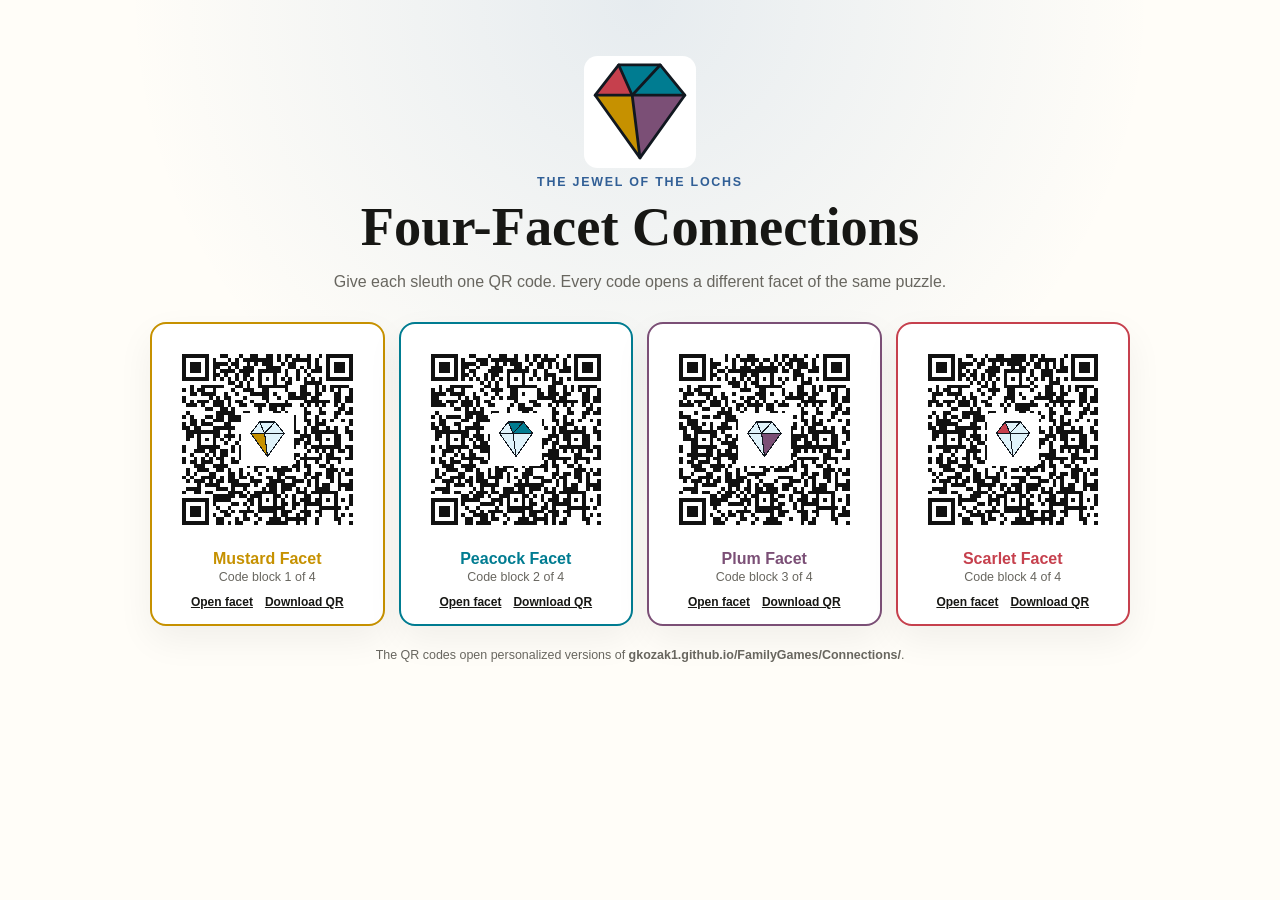
<file: Connections/index.html>
<!doctype html>
<html lang="en">
  <head>
    <meta charset="UTF-8" />
    <meta name="viewport" content="width=device-width, initial-scale=1.0" />
    <meta name="description" content="The four-facet Connections challenge for The Jewel of the Lochs." />
    <meta name="theme-color" content="#fffdf8" />
    <title>The Jewel of the Lochs</title>
    <link rel="icon" href="diamond-logo.png" />
    <link rel="stylesheet" href="styles.css?v=sync1" />
    <script src="game-config.js?v=sync1"></script>
    <script src="firebase-config.js?v=sync1"></script>
    <script src="game.js?v=sync1" defer></script>
  </head>
  <body>
    <div id="app">
      <main class="loading-shell">Preparing the Archive…</main>
    </div>
  </body>
</html>
</file>
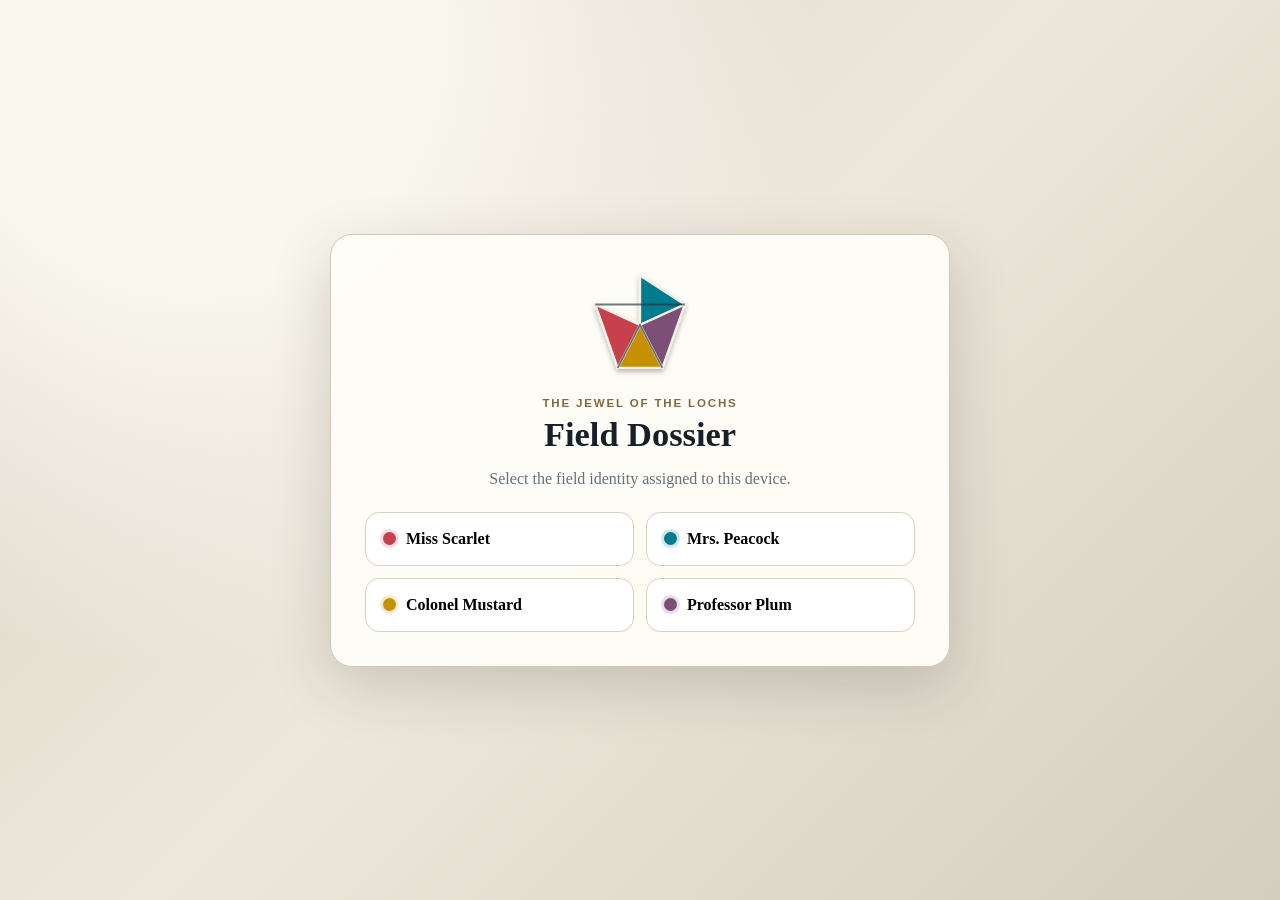
<file: FieldDossier/index.html>
<!doctype html>
<html lang="en">
<head>
  <meta charset="utf-8" />
  <meta name="viewport" content="width=device-width, initial-scale=1, viewport-fit=cover" />
  <meta name="theme-color" content="#172028" />
  <meta name="description" content="The Jewel of the Lochs Field Dossier" />
  <title>The Jewel of the Lochs · Field Dossier</title>
  <link rel="icon" href="diamond-logo.svg" />
  <link rel="stylesheet" href="styles.css?v=single1" />
  <script src="config.js?v=single1"></script>
  <script src="core.js?v=single1"></script>
  <script src="coordination-core.js?v=single1"></script>
  <script src="firebase-config.js?v=single1"></script>
</head>
<body>
  <div id="app"><main class="loading-shell">Preparing Field Dossier…</main></div>
  <script type="module" src="app.js?v=single1"></script>
</body>
</html>
</file>
<file: Connections/styles.css>
:root {
  --ink: #171714;
  --paper: #fffdf8;
  --tile: #efefe6;
  --tile-hover: #e6e5db;
  --line: #d9d8cf;
  --muted: #68665f;
  --facet-color: #326daf;
}

* { box-sizing: border-box; }
html { min-height: 100%; background: var(--paper); }
body {
  min-width: 320px;
  min-height: 100vh;
  margin: 0;
  background:
    radial-gradient(circle at 50% 0%, color-mix(in srgb, var(--facet-color) 13%, transparent), transparent 30rem),
    var(--paper);
  color: var(--ink);
  font-family: Arial, Helvetica, sans-serif;
}
button, summary, input, textarea { font: inherit; }
button, summary { -webkit-tap-highlight-color: transparent; }
button { color: inherit; }

.loading-shell, .config-error {
  min-height: 100vh;
  display: grid;
  place-items: center;
  padding: 24px;
  text-align: center;
}

.game-shell { min-height: 100vh; display: flex; flex-direction: column; }
.site-header {
  min-height: 68px;
  display: flex;
  align-items: center;
  justify-content: space-between;
  gap: 24px;
  padding: 8px clamp(16px, 4vw, 48px);
  border-bottom: 1px solid var(--line);
  background: rgba(255, 253, 248, 0.94);
  backdrop-filter: blur(10px);
  position: relative;
  z-index: 10;
}
.brand-lockup { display: flex; align-items: center; gap: 10px; min-width: 0; }
.facet-diamond { width: 54px; height: 54px; flex: 0 0 auto; object-fit: contain; }
.header-copy { display: flex; align-items: center; gap: 11px; white-space: nowrap; }
.eyebrow { font-size: clamp(.69rem, 1.4vw, .84rem); font-weight: 850; letter-spacing: .1em; text-transform: uppercase; }
.header-divider { width: 1px; height: 20px; background: #b7b5ad; }
.header-instructions { font-size: clamp(.74rem, 1.5vw, .92rem); font-weight: 700; }
.how-to { position: relative; }
.how-to summary {
  list-style: none;
  cursor: pointer;
  border: 1px solid var(--ink);
  border-radius: 999px;
  padding: 8px 14px;
  font-size: .82rem;
  font-weight: 800;
}
.how-to summary::-webkit-details-marker { display: none; }
.how-to-card {
  position: absolute;
  top: calc(100% + 12px);
  right: 0;
  width: min(360px, calc(100vw - 28px));
  padding: 18px;
  border: 1px solid var(--line);
  border-radius: 14px;
  background: #fff;
  box-shadow: 0 16px 48px rgba(0,0,0,.16);
  font-size: .9rem;
  line-height: 1.5;
}
.how-to-card p { margin: 8px 0 0; }

.game {
  width: min(calc(100% - 28px), 720px);
  margin: 0 auto;
  padding: clamp(22px, 4vw, 40px) 0 38px;
  text-align: center;
  flex: 1;
}
.stage-heading { margin: 0 auto 22px; }
.stage-heading h1, .stage-card h1 { margin: 5px 0 8px; font-family: Georgia, "Times New Roman", serif; font-size: clamp(1.7rem, 5vw, 2.45rem); line-height: 1.05; }
.stage-heading > p:last-child, .stage-card > p { margin: 0 auto; color: var(--muted); line-height: 1.45; }
.stage-label { margin: 0 !important; color: var(--facet-color) !important; font-size: .78rem; font-weight: 900; letter-spacing: .11em; text-transform: uppercase; }

.tile-grid { display: grid; grid-template-columns: repeat(4, minmax(0, 1fr)); gap: 8px; }
.tile {
  min-width: 0;
  min-height: 94px;
  position: relative;
  display: grid;
  place-items: center;
  padding: 9px 7px;
  border: 3px solid transparent;
  border-radius: 8px;
  background: var(--tile);
  cursor: pointer;
  font-size: clamp(.72rem, 2.05vw, .96rem);
  font-weight: 850;
  line-height: 1.08;
  text-transform: uppercase;
  overflow-wrap: anywhere;
  transition: border-color 120ms ease, background-color 120ms ease, transform 120ms ease, box-shadow 120ms ease;
}
.tile:hover { background: var(--tile-hover); }
.tile:active { transform: scale(.975); }
.tile.selected { border-color: var(--facet-color); box-shadow: inset 0 0 0 1px color-mix(in srgb, var(--facet-color) 40%, transparent); }
.tile.anchor { background: color-mix(in srgb, var(--facet-color) 11%, var(--tile)); cursor: default; }
.anchor-mark { position: absolute; top: 5px; right: 7px; color: var(--facet-color); font-size: .74rem; }
.tile:focus-visible, .pill-button:focus-visible, .order-choice:focus-visible, .order-slot:focus-visible, input:focus-visible, textarea:focus-visible, .how-to summary:focus-visible, a:focus-visible {
  outline: 3px solid var(--facet-color);
  outline-offset: 3px;
}

.message { min-height: 30px; display: flex; align-items: center; justify-content: center; margin-top: 12px; font-size: .92rem; font-weight: 850; }
.button-row { display: flex; flex-wrap: wrap; justify-content: center; gap: 9px; margin-top: 10px; }
.pill-button {
  min-height: 46px;
  padding: 0 20px;
  border: 1.5px solid var(--ink);
  border-radius: 999px;
  background: transparent;
  cursor: pointer;
  font-size: .9rem;
  font-weight: 850;
}
.pill-button:hover:not(:disabled) { background: #f0eee7; }
.pill-button:disabled { border-color: #aaa8a1; color: #aaa8a1; cursor: default; }
.submit-button:not(:disabled) { border-color: var(--facet-color); background: var(--facet-color); color: #fff; }
.submit-button:hover:not(:disabled) { filter: brightness(.91); }

.stage-card {
  max-width: 680px;
  margin: 0 auto;
  padding: clamp(20px, 4vw, 34px);
  border: 1px solid var(--line);
  border-radius: 20px;
  background: rgba(255,255,255,.91);
  box-shadow: 0 18px 55px rgba(36,35,29,.08);
}
.stage-diamond { width: 82px; height: 82px; margin: -6px auto 6px; object-fit: contain; }
.recovered-row { display: grid; grid-template-columns: repeat(2, minmax(0, 1fr)); gap: 8px; margin: 22px 0; }
.recovered-row span { padding: 12px 8px; border: 2px solid var(--facet-color); border-radius: 8px; background: color-mix(in srgb, var(--facet-color) 8%, #fff); font-size: .86rem; font-weight: 850; text-transform: uppercase; }
.answer-field { display: grid; gap: 8px; text-align: left; font-size: .9rem; font-weight: 850; }
.answer-field textarea { width: 100%; resize: vertical; min-height: 88px; padding: 12px 14px; border: 1.5px solid #aaa89f; border-radius: 10px; background: #fff; line-height: 1.4; }
.assistant-note { margin: 10px 0; padding: 13px 15px; border-left: 4px solid var(--facet-color); background: color-mix(in srgb, var(--facet-color) 8%, #fff); text-align: left; font-size: .9rem; line-height: 1.45; }

.order-instruction { max-width: 540px; font-size: 1rem; font-weight: 750; color: var(--ink) !important; }
.order-slots { display: grid; gap: 6px; margin: 22px 0 13px; }
.order-slot {
  min-height: 47px;
  display: grid;
  grid-template-columns: 34px 1fr;
  align-items: center;
  gap: 9px;
  padding: 6px 12px;
  border: 1px dashed #aaa89f;
  border-radius: 9px;
  background: #faf9f4;
  text-align: left;
}
.order-slot b, .order-choice b { display: grid; place-items: center; width: 27px; height: 27px; border-radius: 50%; background: var(--facet-color); color: #fff; font-size: .78rem; }
.order-slot.filled { border-style: solid; border-color: var(--facet-color); cursor: pointer; }
.order-slot:disabled { color: #77746d; }
.tap-direction { margin: 0 0 9px !important; font-size: .84rem; }
.order-choices { display: grid; grid-template-columns: repeat(2, minmax(0, 1fr)); gap: 8px; }
.order-choice { min-height: 62px; position: relative; display: grid; place-items: center; padding: 9px; border: 2px solid transparent; border-radius: 8px; background: var(--tile); cursor: pointer; font-size: .82rem; font-weight: 850; text-transform: uppercase; }
.order-choice b { position: absolute; top: 5px; right: 5px; }
.order-choice.chosen { border-color: var(--facet-color); background: color-mix(in srgb, var(--facet-color) 9%, var(--tile)); }

.fragment-reveal { margin: 20px auto 12px; color: var(--facet-color); font-family: "Courier New", monospace; font-size: clamp(2.4rem, 12vw, 4.4rem); font-weight: 900; letter-spacing: .16em; line-height: 1; }
.assembly-grid { display: grid; grid-template-columns: repeat(4, minmax(0, 1fr)); gap: 8px; margin: 26px 0 10px; }
.code-block { min-width: 0; display: grid; gap: 6px; position: relative; padding: 10px 7px 22px; border: 2px solid var(--block-color); border-radius: 10px; background: color-mix(in srgb, var(--block-color) 7%, #fff); }
.code-block > span { color: var(--block-color); font-size: .7rem; font-weight: 900; letter-spacing: .07em; text-transform: uppercase; }
.code-block input { width: 100%; min-width: 0; padding: 8px 2px; border: 1px solid #aaa89f; border-radius: 6px; background: #fff; text-align: center; font-family: "Courier New", monospace; font-size: clamp(1rem, 4.2vw, 1.5rem); font-weight: 900; letter-spacing: .08em; text-transform: uppercase; }
.code-block input[readonly] { border-color: var(--block-color); background: color-mix(in srgb, var(--block-color) 10%, #fff); color: var(--ink); }
.code-block small { position: absolute; bottom: 5px; left: 0; right: 0; color: var(--block-color); font-size: .62rem; font-weight: 850; text-transform: uppercase; }
.assembly-grid.complete { opacity: .72; }
.continuous-code { margin: 18px auto 8px; padding: 14px 12px; border: 2px solid var(--ink); border-radius: 10px; background: #fff; font-family: "Courier New", monospace; font-size: clamp(1.15rem, 5vw, 2.05rem); font-weight: 900; letter-spacing: .08em; overflow-wrap: anywhere; }
.final-instruction { margin-top: 18px; padding: 15px; border-radius: 12px; background: var(--ink); color: #fff; font-weight: 800; line-height: 1.4; }

footer { min-height: 54px; display: flex; align-items: center; justify-content: center; gap: 8px; padding: 12px 18px; border-top: 1px solid var(--line); color: var(--muted); font-size: .75rem; }
footer button { padding: 0; border: 0; border-bottom: 1px solid currentColor; background: transparent; color: inherit; cursor: pointer; font-size: inherit; }

.launcher-shell { min-height: 100vh; padding: clamp(22px, 5vw, 56px) 18px; background: radial-gradient(circle at 50% 0%, rgba(50,109,175,.12), transparent 32rem), var(--paper); }
.launcher-card { width: min(100%, 980px); margin: 0 auto; text-align: center; }
.launcher-diamond { width: 112px; height: 112px; object-fit: contain; }
.kicker { margin: 3px 0 7px; color: #315f96; font-size: .78rem; font-weight: 900; letter-spacing: .14em; text-transform: uppercase; }
.launcher-card > h1 { margin: 0; font-family: Georgia, "Times New Roman", serif; font-size: clamp(2rem, 6vw, 3.4rem); }
.launcher-copy { max-width: 620px; margin: 12px auto 28px; color: var(--muted); line-height: 1.5; }
.qr-grid { display: grid; grid-template-columns: repeat(4, minmax(0, 1fr)); gap: 14px; }
.qr-card { padding: 15px; border: 2px solid var(--facet-color); border-radius: 16px; background: #fff; box-shadow: 0 14px 36px rgba(0,0,0,.06); }
.qr-card > img { display: block; width: 100%; aspect-ratio: 1; object-fit: contain; }
.qr-card h2 { margin: 10px 0 2px; color: var(--facet-color); font-size: 1rem; }
.qr-card p { margin: 0; color: var(--muted); font-size: .78rem; }
.qr-actions { display: flex; justify-content: center; flex-wrap: wrap; gap: 6px 12px; margin-top: 11px; }
.qr-actions a { color: var(--ink); font-size: .75rem; font-weight: 800; }
.print-note { margin: 22px auto 0; color: var(--muted); font-size: .78rem; overflow-wrap: anywhere; }
.shake { animation: shake 420ms ease; }

@keyframes shake {
  0%, 100% { transform: translateX(0); }
  20% { transform: translateX(-7px); }
  40% { transform: translateX(7px); }
  60% { transform: translateX(-5px); }
  80% { transform: translateX(5px); }
}

@media (max-width: 700px) {
  .qr-grid { grid-template-columns: repeat(2, minmax(0, 1fr)); }
}

@media (max-width: 560px) {
  .site-header { min-height: 58px; padding: 6px 12px; flex-wrap: wrap; gap: 5px 10px; }
  .facet-diamond { width: 46px; height: 46px; }
  .eyebrow { font-size: .62rem; letter-spacing: .07em; }
  .header-copy { gap: 7px; }
  .header-divider { height: 16px; }
  .header-instructions { font-size: .67rem; }
  .how-to summary { padding: 6px 10px; font-size: .7rem; }
  .game { width: min(calc(100% - 14px), 720px); padding-top: 24px; }
  .stage-heading { margin-bottom: 16px; }
  .tile-grid { gap: 5px; }
  .tile { min-height: 76px; padding: 6px 3px; border-width: 2px; border-radius: 6px; font-size: clamp(.57rem, 2.9vw, .77rem); }
  .anchor-mark { top: 3px; right: 4px; font-size: .59rem; }
  .pill-button { min-height: 43px; padding: 0 15px; font-size: .8rem; }
  .stage-card { padding: 20px 12px; border-radius: 15px; }
  .stage-diamond { width: 68px; height: 68px; }
  .recovered-row { gap: 5px; }
  .recovered-row span { padding: 10px 4px; font-size: .7rem; }
  .order-slots { gap: 5px; }
  .order-choices { gap: 5px; }
  .order-choice { min-height: 57px; padding: 6px 3px; font-size: .69rem; }
  .assembly-grid { gap: 4px; }
  .code-block { padding-inline: 3px; }
  .code-block > span { font-size: .56rem; }
  .code-block input { font-size: .92rem; letter-spacing: 0; }
  .qr-grid { gap: 9px; }
  .qr-card { padding: 9px; }
}

@media print {
  .launcher-shell { padding: 10mm; background: #fff; }
  .launcher-diamond, .launcher-copy, .print-note { display: none; }
  .qr-grid { grid-template-columns: repeat(2, 1fr); gap: 8mm; }
  .qr-card { break-inside: avoid; box-shadow: none; }
  .qr-actions { display: none; }
}

@media (prefers-reduced-motion: reduce) {
  *, *::before, *::after { scroll-behavior: auto !important; animation-duration: .01ms !important; animation-iteration-count: 1 !important; transition-duration: .01ms !important; }
}
/* Automatic four-phone fragment assembly. */
.sync-status { max-width: 48rem; margin: 1rem auto; padding: .6rem 1rem; text-align: center; font-size: .9rem; }
.sync-status.online { color: #315b44; }
.sync-status.pending { color: #7b4b19; }
.code-value { border: 2px solid var(--block-color); border-radius: .5rem; padding: .8rem .2rem; font-size: clamp(1.3rem, 5vw, 2rem); font-weight: 800; letter-spacing: .08em; background: white; color: #20242c; }
.code-block.recovered .code-value { background: color-mix(in srgb, var(--block-color) 12%, white); }
.code-block.waiting .code-value { border-style: dashed; color: #777; }
.code-block small { position: static; display: block; min-height: 2.4em; margin-top: .5rem; font-size: .875rem; line-height: 1.2; text-transform: none; }
.code-block { padding: 10px 7px; text-align: center; }
.code-block > span { font-size: .875rem; letter-spacing: 0; }
.assembly-grid.complete { opacity: 1; }
@media (max-width: 480px) { .assembly-grid { grid-template-columns: repeat(2, minmax(0, 1fr)); gap: 8px; } }
.recovery-count { font-weight: 700; }
.transmission-complete { border: 2px solid #387654; background: #f6fcf8; }
.transmission-complete .stage-diamond { filter: drop-shadow(0 0 9px #b3cbbd); }
.just-completed .assembly-grid { animation: recovered-glow 1.3s ease-out; }
.continuous-code { overflow-wrap: anywhere; font-size: clamp(1.15rem, 5vw, 2rem); }
@keyframes recovered-glow { 0%, 50% { filter: drop-shadow(0 0 12px #97c5ac); } 100% { filter: none; } }
@media (prefers-reduced-motion: reduce) { .just-completed .assembly-grid { animation: none; } }
.facilitator-panel label { display: block; margin: 1rem 0; }
.facilitator-panel input { width: min(100%, 25rem); padding: .7rem; font-size: 1rem; }
.facilitator-panel ul { text-align: left; overflow-wrap: anywhere; }
</file>
<file: FieldDossier/styles.css>
:root{
  --ink:#172028;--muted:#69757e;--paper:#f6f1e6;--paper2:#fffdf7;--line:#d8d0c1;--brass:#a47b28;--brass2:#d0ad55;--dark:#10171c;
  font-family: Georgia, 'Times New Roman', serif;color:var(--ink);background:#e8e2d6;
}
*{box-sizing:border-box}body{margin:0;min-height:100vh;background:radial-gradient(circle at 15% 5%,#f9f6ee 0 18%,transparent 45%),linear-gradient(135deg,#d8d1c3,#eee8dc 48%,#d4cec0);color:var(--ink)}button,input,textarea,select{font:inherit}button{cursor:pointer}.hidden{display:none!important}.muted{color:var(--muted)}
.loading-shell,.chooser-shell{min-height:100vh;display:grid;place-items:center;padding:24px}.loading-shell{text-align:center}.loading-shell h1{margin:.5rem 0 0}.loading-shell p{color:var(--muted)}.diamond-logo{display:block;object-fit:contain}
.chooser-card{width:min(620px,100%);background:rgba(255,253,247,.96);border:1px solid #cfc7b7;border-radius:22px;padding:34px;box-shadow:0 20px 60px rgba(40,37,31,.18);text-align:center}.chooser-card>.diamond-logo{margin:0 auto 16px}.eyebrow{font-family:Arial,sans-serif;font-size:.72rem;font-weight:800;letter-spacing:.16em;text-transform:uppercase;color:#7f6940;margin:0 0 6px}.chooser-card h1{font-size:2.15rem;margin:.2rem 0 .55rem}.chooser-card>p:not(.eyebrow){color:#657078}.chooser-card small{display:block;margin-top:18px;color:#8a847a}.persona-grid{display:grid;grid-template-columns:1fr 1fr;gap:12px;margin-top:24px}.persona-select{background:#fff;border:1px solid #d8d0c1;border-radius:14px;padding:17px;text-align:left;display:flex;align-items:center;gap:10px}.persona-select:hover{transform:translateY(-1px);box-shadow:0 8px 20px rgba(0,0,0,.07)}.persona-select i,.persona-chip i{width:13px;height:13px;border-radius:50%;background:var(--persona);box-shadow:0 0 0 3px color-mix(in srgb,var(--persona) 18%,transparent)}
.app-header{height:72px;background:rgba(18,27,33,.97);color:#f7f1e5;display:flex;align-items:center;justify-content:space-between;padding:8px max(14px,env(safe-area-inset-left));position:sticky;top:0;z-index:20;box-shadow:0 2px 12px rgba(0,0,0,.25)}.brand{border:0;background:none;color:inherit;display:flex;align-items:center;gap:9px;padding:0;text-align:left}.brand span{display:flex;flex-direction:column}.brand strong{font-size:1rem}.brand small{font:700 .68rem Arial,sans-serif;letter-spacing:.08em;text-transform:uppercase;color:#b9c2c7}.header-right{display:flex;gap:8px;align-items:center}.persona-chip,.connection-badge{font:700 .73rem Arial,sans-serif;border-radius:999px;display:flex;gap:7px;align-items:center;padding:8px 10px}.persona-chip{background:#2a343b}.connection-badge{padding:7px 8px}.connection-badge.online{background:#244c3d;color:#dff4e7}.connection-badge.offline{background:#5c4530;color:#f2dcc7}.cipher-library-button{border:1px solid #4b5860;background:#222c32;color:#f7f1e5;border-radius:10px;min-height:38px;padding:0 11px;font:800 .68rem Arial,sans-serif;letter-spacing:.02em;white-space:nowrap}
.dashboard{width:min(980px,100%);margin:0 auto;padding:18px 14px 92px}.site-tabs{display:flex;justify-content:center;gap:10px;margin:4px 0 18px;overflow-x:auto;padding:4px 2px 8px}.site-tab{border:0;background:none;padding:2px}.site-tab span{display:grid;place-items:center;width:42px;height:42px;border-radius:50%;border:2px solid #9b927f;background:#f7f2e8;color:#635f57;font:800 1rem Arial,sans-serif;transition:.16s}.site-tab.active span{border-color:#18232a;background:#18232a;color:#fff;transform:scale(1.08)}.site-tab.complete span{box-shadow:0 0 0 3px #b59648 inset}.site-tab:disabled{opacity:.3;cursor:not-allowed}.site-panel{position:relative;border-radius:22px;border:1px solid #cfc6b5;background:rgba(255,253,247,.97);box-shadow:0 18px 50px rgba(59,49,37,.13);overflow:hidden}.site-panel::before{content:"";position:absolute;inset:0 0 auto;height:7px;background:var(--theme-accent,#617a68)}.theme-forest{--theme-accent:#5d7457;background-image:linear-gradient(160deg,rgba(81,111,75,.08),transparent 35%)}.theme-heritage{--theme-accent:#8b5e3f;background-image:linear-gradient(160deg,rgba(125,78,47,.08),transparent 35%)}.theme-custard{--theme-accent:#a77f38;background-image:linear-gradient(160deg,rgba(207,171,90,.12),transparent 36%)}.theme-putts{--theme-accent:#5e596d;background-image:linear-gradient(160deg,rgba(62,56,80,.08),transparent 35%)}.theme-lake{--theme-accent:#507887;background-image:linear-gradient(160deg,rgba(64,128,148,.09),transparent 35%)}.theme-lighthouse{--theme-accent:#6a7382;background-image:linear-gradient(160deg,rgba(62,87,108,.08),transparent 35%)}.theme-dunes{--theme-accent:#9a8052;background-image:linear-gradient(160deg,rgba(183,147,89,.11),transparent 35%)}
.site-title{display:flex;align-items:center;gap:14px;padding:26px 24px 10px}.stop-badge{display:grid;place-items:center;width:52px;height:52px;border-radius:50%;background:var(--theme-accent);color:#fff;font:800 1.25rem Arial,sans-serif;box-shadow:0 6px 16px rgba(0,0,0,.15)}.site-title h1{margin:0;font-size:1.85rem}.progress-row{display:flex;align-items:center;gap:7px;padding:5px 24px 20px;border-bottom:1px solid #e4ddcf}.progress-dot{width:12px;height:12px;border-radius:50%;background:#ddd6c8;border:1px solid #c8bfaf}.progress-dot.done{background:var(--persona);border-color:var(--persona);box-shadow:0 0 0 3px color-mix(in srgb,var(--persona) 14%,transparent)}.progress-row strong{font:700 .72rem Arial,sans-serif;color:#6f756f;margin-left:5px}
.own-assignment,.team-convergence,.engine-card{margin:18px 20px;border:1px solid #ddd4c4;border-radius:16px;background:rgba(255,255,255,.76);padding:20px}.own-assignment header{display:flex;align-items:center;gap:10px}.persona-bar{height:40px;width:6px;border-radius:10px;background:var(--persona)}.own-assignment header p{margin:0;font:800 .73rem Arial,sans-serif;text-transform:uppercase;letter-spacing:.08em;color:var(--persona)}.own-assignment h2,.team-convergence h2,.engine-card h2{margin:2px 0 0;font-size:1.35rem}.challenge{font-size:1.08rem;line-height:1.5;margin:18px 0}.single-field,.note-field,.multi-fields label{display:grid;gap:7px;font:700 .78rem Arial,sans-serif;color:#5e676c}.single-field input,.note-field textarea,.multi-fields input,.multi-fields select,.list-fields input{width:100%;border:1px solid #cfc6b5;border-radius:10px;background:#fffdf8;padding:12px;color:#1c252a;font:400 1rem Georgia,serif}.note-field{margin-top:12px}.multi-fields{display:grid;grid-template-columns:repeat(auto-fit,minmax(160px,1fr));gap:10px}.list-fields{display:grid;gap:8px}.list-fields label{display:grid;grid-template-columns:30px 1fr;align-items:center}.list-fields label span{display:grid;place-items:center;width:26px;height:26px;border-radius:50%;background:#ece5d8;font:700 .75rem Arial,sans-serif}.text-button{border:0;background:none;color:#725d31;padding:7px 0;font:700 .8rem Arial,sans-serif;text-decoration:underline}.button-row{display:flex;justify-content:flex-end;gap:10px;margin-top:15px;flex-wrap:wrap}.primary,.secondary{border-radius:10px;padding:11px 15px;font:800 .78rem Arial,sans-serif;letter-spacing:.02em}.primary{border:1px solid #19252b;background:#19252b;color:white}.primary:disabled{opacity:.35;cursor:not-allowed}.secondary{border:1px solid #bdb3a1;background:#f9f5ec;color:#37434a}.validation{min-height:1.1em;margin-top:8px;font:700 .78rem Arial,sans-serif}.validation.error{color:#9a3030}.recorded{border-left:3px solid var(--persona,#aaa);padding:13px 14px;background:#f8f4eb;border-radius:8px;margin-top:16px}.recorded span{display:block;font:700 .7rem Arial,sans-serif;color:#727970;text-transform:uppercase}.recorded strong{display:block;margin-top:4px;font-size:1.1rem}.recorded p{color:#687078;margin:.45rem 0 0}
.team-convergence{background:rgba(246,242,232,.85)}.team-convergence.ready{border-color:#bca66d}.team-status{display:grid;grid-template-columns:1fr 1fr;gap:8px;margin-top:14px}.team-status>div{display:flex;align-items:center;gap:8px;padding:10px;border:1px solid #ddd4c4;border-radius:10px;background:#fff}.team-status i,.evidence-grid article header i{width:10px;height:10px;border-radius:50%;background:var(--persona)}.team-status span{font:700 .77rem Arial,sans-serif}.team-status strong{margin-left:auto;font:700 .65rem Arial,sans-serif;color:#8a8c88}.team-status .done strong{color:#406d52}.evidence-grid{display:grid;grid-template-columns:1fr 1fr;gap:9px;margin:14px 0}.evidence-grid article{border:1px solid #ddd4c4;border-top:4px solid var(--persona);border-radius:10px;background:#fff;padding:11px}.evidence-grid article header{display:flex;align-items:center;gap:7px;font:800 .7rem Arial,sans-serif;text-transform:uppercase}.evidence-grid article strong{display:block;margin-top:7px;line-height:1.25}.evidence-grid article small{display:block;color:#727b80;margin-top:6px}.convergence-ok,.synthesis-complete{border-radius:10px;background:#edf3ed;padding:12px;color:#3f604a;font:700 .8rem Arial,sans-serif}.pair-results{display:grid;grid-template-columns:1fr 1fr;gap:10px;margin:12px 0}.pair-results div{background:#fff;border:1px solid #d9d0c0;border-radius:10px;padding:12px}.pair-results span{font:700 .7rem Arial,sans-serif;color:#6f756f;display:block}.pair-results strong{font-size:1.5rem}.check-row{display:flex;gap:8px;align-items:flex-start;font-size:.95rem;margin:12px 0}
.engine-card>div{display:flex;align-items:center;gap:14px}.engine-card p{margin:.35rem 0;color:#667177;line-height:1.35}.engine-card .primary{margin-top:14px;width:100%}.app-footer{position:fixed;left:0;right:0;bottom:0;height:52px;background:#172028;color:#c9c0ae;display:flex;align-items:center;justify-content:center;gap:8px;font:700 .65rem Arial,sans-serif;letter-spacing:.12em;z-index:10;padding-bottom:env(safe-area-inset-bottom)}.app-footer button{position:absolute;right:12px;border:0;background:none;color:#abb4b9;font-size:1rem}
.engine-overlay,.sheet-overlay{position:fixed;inset:0;background:rgba(7,11,14,.72);z-index:100;display:grid;place-items:center;padding:14px;backdrop-filter:blur(4px)}.engine-modal{width:min(760px,100%);max-height:96vh;overflow:auto;background:linear-gradient(145deg,#222a2d,#0e1519);color:#f3ead9;border:1px solid #8d713c;border-radius:22px;box-shadow:0 30px 90px rgba(0,0,0,.48);padding:22px;position:relative}.engine-close,.sheet-close{position:absolute;right:14px;top:10px;border:0;background:none;color:inherit;font-size:1.8rem}.engine-heading{display:flex;align-items:center;gap:13px}.engine-heading h2{font-size:1.65rem;margin:0}.engine-heading .eyebrow{color:#c6a866}.engine-inputs{display:grid;grid-template-columns:1fr 1fr;gap:10px;margin:20px 0}.engine-input{border:1px solid color-mix(in srgb,var(--persona) 75%,#fff);border-left:5px solid var(--persona);border-radius:10px;padding:10px 12px;background:#172027;min-height:72px;transition:.4s;position:relative;z-index:3}.engine-input span{display:block;color:var(--persona);font:800 .68rem Arial,sans-serif;text-transform:uppercase}.engine-input strong{display:block;margin-top:5px;font-size:.95rem}.machine{width:250px;height:210px;margin:8px auto;position:relative;display:grid;place-items:center}.machine-plate{width:120px;height:80px;display:grid;place-items:center;text-align:center;position:absolute;z-index:3;background:linear-gradient(145deg,#c39a42,#75551e);border:3px double #e6c976;border-radius:12px;color:#241a0a;font:800 .63rem Arial,sans-serif;letter-spacing:.15em;box-shadow:inset 0 0 15px rgba(255,255,255,.23),0 8px 18px rgba(0,0,0,.35)}.machine-plate b{font-size:1.05rem}.gear{position:absolute;border-radius:50%;border:12px dotted #aa8132;box-shadow:inset 0 0 0 4px #473318,0 0 0 2px #d1ad55}.g1{width:92px;height:92px;left:14px;top:16px}.g2{width:112px;height:112px;right:3px;top:18px}.g3{width:74px;height:74px;left:36px;bottom:4px}.reels{position:absolute;bottom:10px;right:24px;display:flex;gap:7px;z-index:4}.reels span{display:grid;place-items:center;width:54px;height:66px;background:#f2ead8;color:#161d20;border:5px solid #7d5b22;border-radius:8px;font:900 2rem Arial,sans-serif;box-shadow:inset 0 0 9px rgba(0,0,0,.2)}.processing .gear{animation:spin 1s linear infinite}.processing .g2{animation-direction:reverse;animation-duration:1.25s}.processing .g3{animation-duration:.7s}.processing .engine-input{animation:ingest .8s ease forwards}.processing .input-2{animation-delay:.12s}.processing .input-3{animation-delay:.24s}.processing .input-4{animation-delay:.36s}@keyframes spin{to{transform:rotate(360deg)}}@keyframes ingest{60%{transform:scale(.88);opacity:.75}100%{transform:translateY(115px) scale(.1);opacity:0}}
.quorum{border-top:1px solid #39454a;margin-top:12px;padding-top:14px;text-align:center}.quorum-lights{display:flex;justify-content:center;gap:8px;flex-wrap:wrap}.quorum-lights span{display:flex;align-items:center;gap:5px;border:1px solid #536066;border-radius:999px;padding:7px 9px;color:#aab2b5;font:700 .66rem Arial,sans-serif}.quorum-lights i{width:9px;height:9px;border-radius:50%;background:#475259}.quorum-lights span.pressed{border-color:var(--persona);color:#fff}.quorum-lights span.pressed i{background:var(--persona);box-shadow:0 0 10px var(--persona)}.quorum p{margin:10px 0 3px;color:#c8c2b6;font-size:.88rem}.quorum strong{display:block;height:1.1em;color:#e1c46f;font:800 1.1rem Arial,sans-serif}.engine-message{text-align:center;height:1.4em;margin:10px 0;font:800 .76rem Arial,sans-serif;letter-spacing:.09em}.engine-message.error{height:auto;color:#ffb1a7}.engine-message.success{color:#e6cc78;font-size:.9rem}.engine-actions{display:flex;justify-content:center;gap:10px;flex-wrap:wrap}.engine-actions .primary{background:#bd913b;border-color:#e0bd69;color:#1a150b}.engine-actions .secondary{background:#29343a;border-color:#526067;color:#eee5d5}.resolved .reels span{box-shadow:0 0 20px rgba(220,184,92,.45),inset 0 0 9px rgba(0,0,0,.2)}
.recall-sheet,.settings-sheet{width:min(440px,100%);background:#fffaf0;border:1px solid #c9bda7;border-radius:20px;padding:28px;position:relative;text-align:center;box-shadow:0 25px 70px rgba(0,0,0,.35)}.recall-sheet>.diamond-logo{margin:0 auto 10px}.recall-sheet h2,.settings-sheet h2{margin:.1rem 0 1.2rem;font-size:1.6rem}.cipher-ledger{display:grid;gap:8px}.cipher-ledger div{display:grid;grid-template-columns:1fr 1fr;border:1px solid #d6cebf;border-radius:10px;overflow:hidden;background:white}.cipher-ledger span,.cipher-ledger strong{padding:13px;font:900 1.2rem Arial,sans-serif}.cipher-ledger span{border-right:1px solid #d6cebf;background:#ece4d6}.settings-sheet dl{text-align:left;display:grid;grid-template-columns:90px 1fr;gap:8px}.settings-sheet dt{font:800 .7rem Arial,sans-serif;color:#777}.settings-sheet dd{margin:0}.settings-sheet button:not(.sheet-close){margin-top:18px;border:1px solid #b9af9d;background:#fff;padding:10px 12px;border-radius:9px}
@media(max-width:620px){.persona-grid,.evidence-grid{grid-template-columns:1fr}.chooser-card{padding:24px 18px}.brand small{display:none}.persona-chip{padding:7px 8px}.site-tab span{width:38px;height:38px}.site-tabs{gap:6px}.dashboard{padding-left:8px;padding-right:8px}.site-title{padding:23px 16px 8px}.progress-row{padding-left:16px;padding-right:16px}.own-assignment,.team-convergence,.engine-card{margin:14px 12px;padding:16px}.engine-inputs{grid-template-columns:1fr}.engine-input{min-height:58px}.processing .engine-input{animation:ingestMobile .6s ease forwards}@keyframes ingestMobile{100%{transform:translateY(75px) scale(.1);opacity:0}}.machine{margin-top:0}.team-status{grid-template-columns:1fr 1fr}.app-header{height:64px}.connection-badge{display:none}.cipher-library-button{padding:0 8px;font-size:.64rem}}

/* Facilitator console */
.facilitator-shell{min-height:100vh;padding:28px 16px 48px;background:radial-gradient(circle at top,#263440 0,#172028 42%,#10171d 100%);color:#f4ead7}
.facilitator-card{max-width:820px;margin:0 auto;background:#f5f0e5;color:#24303a;border-radius:22px;padding:24px;box-shadow:0 24px 80px rgba(0,0,0,.34);border:1px solid rgba(255,255,255,.12)}
.facilitator-heading{display:flex;gap:16px;align-items:center;border-bottom:1px solid #c9c1b2;padding-bottom:18px;margin-bottom:18px}
.facilitator-heading h1{margin:.1rem 0 0;font-size:clamp(1.65rem,4vw,2.35rem)}
.facilitator-status{display:flex;justify-content:space-between;gap:14px;align-items:center;padding:10px 13px;border-radius:10px;margin-bottom:18px;font-size:.9rem;background:#eee6d6;border:1px solid #d4c8b5}
.facilitator-status.online strong{color:#276546}.facilitator-status.offline strong{color:#95453e}
.facilitator-section{padding:18px 0;border-top:1px solid #d6cec0}.facilitator-section:first-of-type{border-top:0}
.facilitator-section h2{margin:0 0 10px;font-size:1.08rem;letter-spacing:.02em}
.session-switch{display:grid;grid-template-columns:1fr auto;gap:10px}.session-switch input{min-width:0;padding:12px;border:1px solid #bcb3a4;border-radius:9px;background:#fff;font:inherit}
.facilitator-metrics{display:grid;grid-template-columns:repeat(3,1fr);gap:10px;margin:8px 0 18px}.facilitator-metrics>div{padding:14px;border-radius:12px;background:#eae3d6;border:1px solid #d2c8b8}.facilitator-metrics span{display:block;font-size:.74rem;text-transform:uppercase;letter-spacing:.08em;color:#6d655b}.facilitator-metrics strong{display:block;margin-top:5px;font-size:1.08rem}
.facilitator-personas{display:grid;grid-template-columns:repeat(2,1fr);gap:9px}.facilitator-personas>div{display:grid;grid-template-columns:14px 1fr auto;gap:8px;align-items:center;padding:10px 12px;border-radius:10px;background:#eee8dd;border:1px solid #d6cec0}.facilitator-personas i{width:11px;height:11px;border-radius:50%;background:var(--persona);opacity:.28}.facilitator-personas .present i{opacity:1;box-shadow:0 0 0 4px color-mix(in srgb,var(--persona) 18%,transparent)}.facilitator-personas strong{font-size:.77rem;font-weight:600;color:#696158}
.player-links{display:flex;gap:8px;flex-wrap:wrap}.player-links .text-button{padding:8px 4px}
.danger-zone{margin-top:6px;padding:18px;border:1px solid #c89d94;border-radius:14px;background:#f6e9e5}.danger-zone h2{color:#823a34}.danger-button{border:0;border-radius:10px;padding:12px 16px;background:#8d3b35;color:#fff;font-weight:700;cursor:pointer}.danger-button:hover{filter:brightness(.95)}.danger-button:disabled{opacity:.45;cursor:not-allowed}
@media(max-width:620px){.facilitator-card{padding:18px}.facilitator-status{align-items:flex-start;flex-direction:column}.facilitator-metrics{grid-template-columns:1fr}.facilitator-personas{grid-template-columns:1fr}.session-switch{grid-template-columns:1fr}}
</file>
